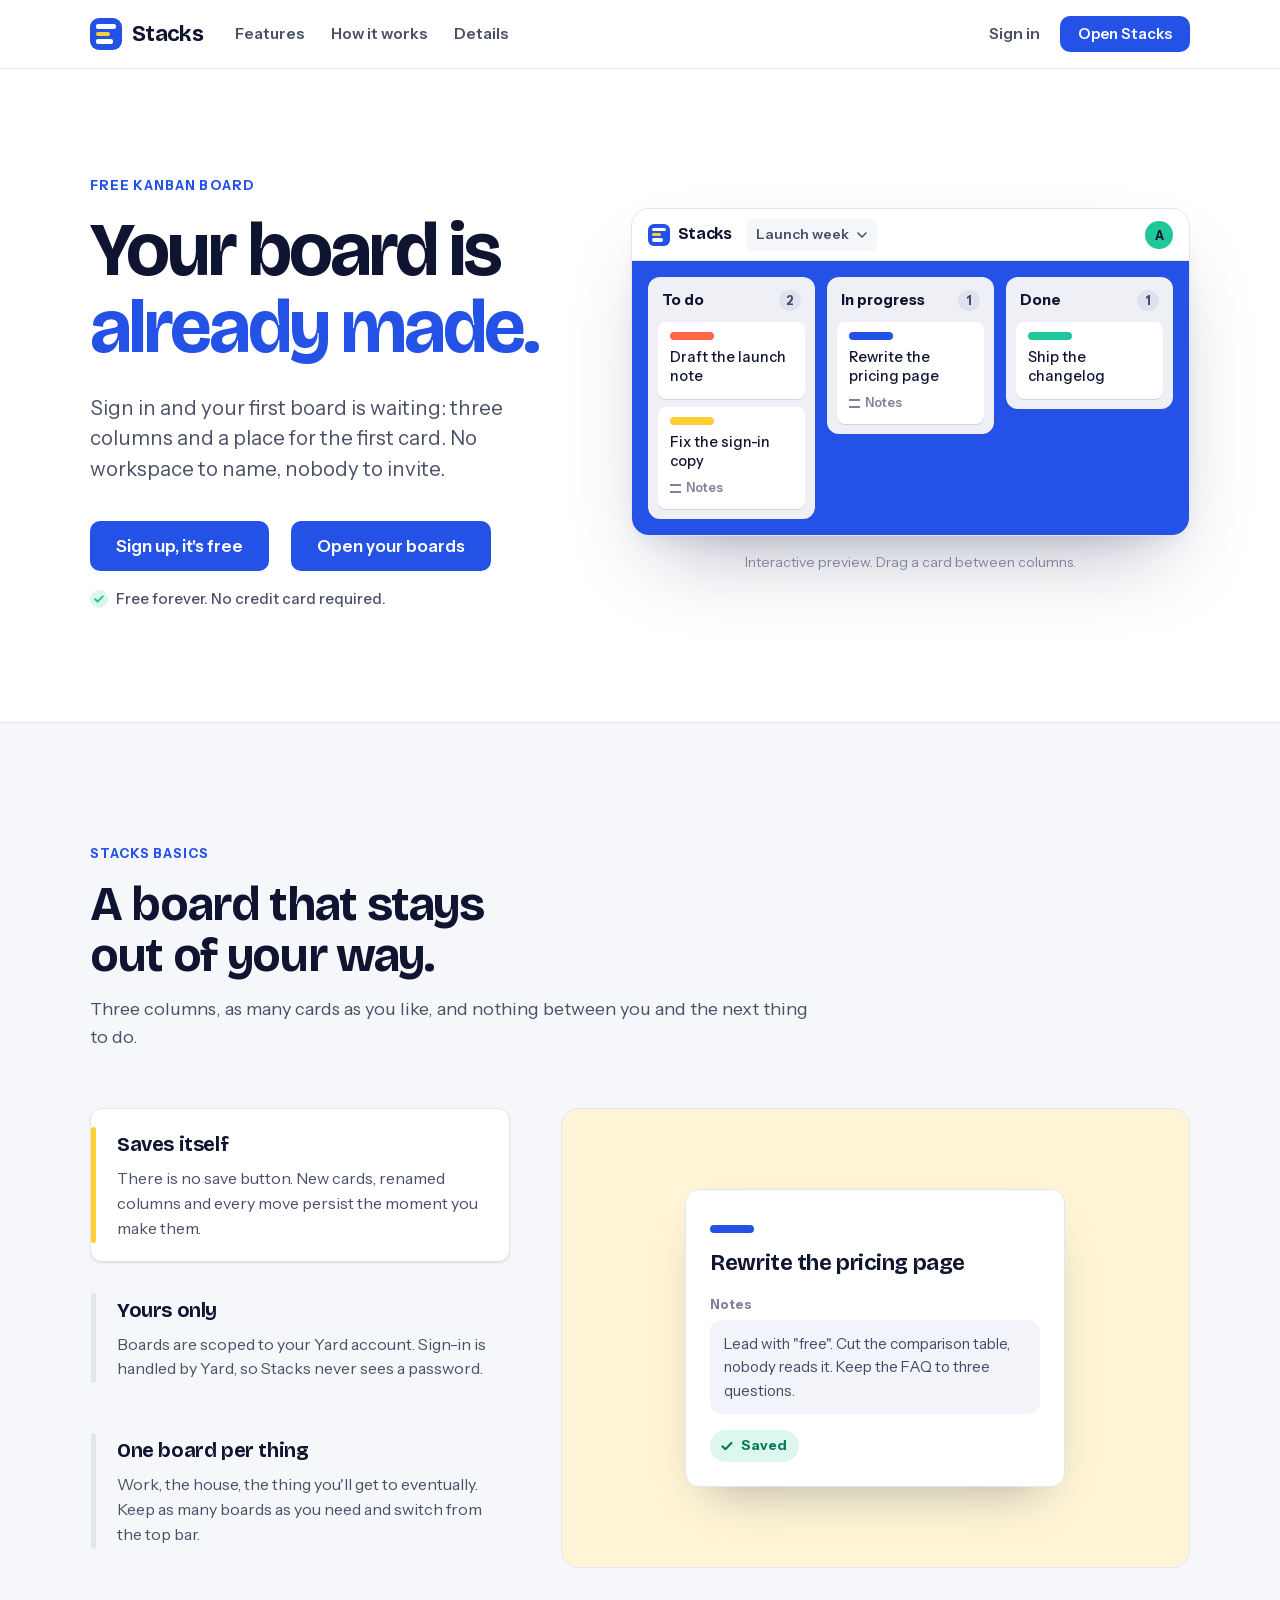
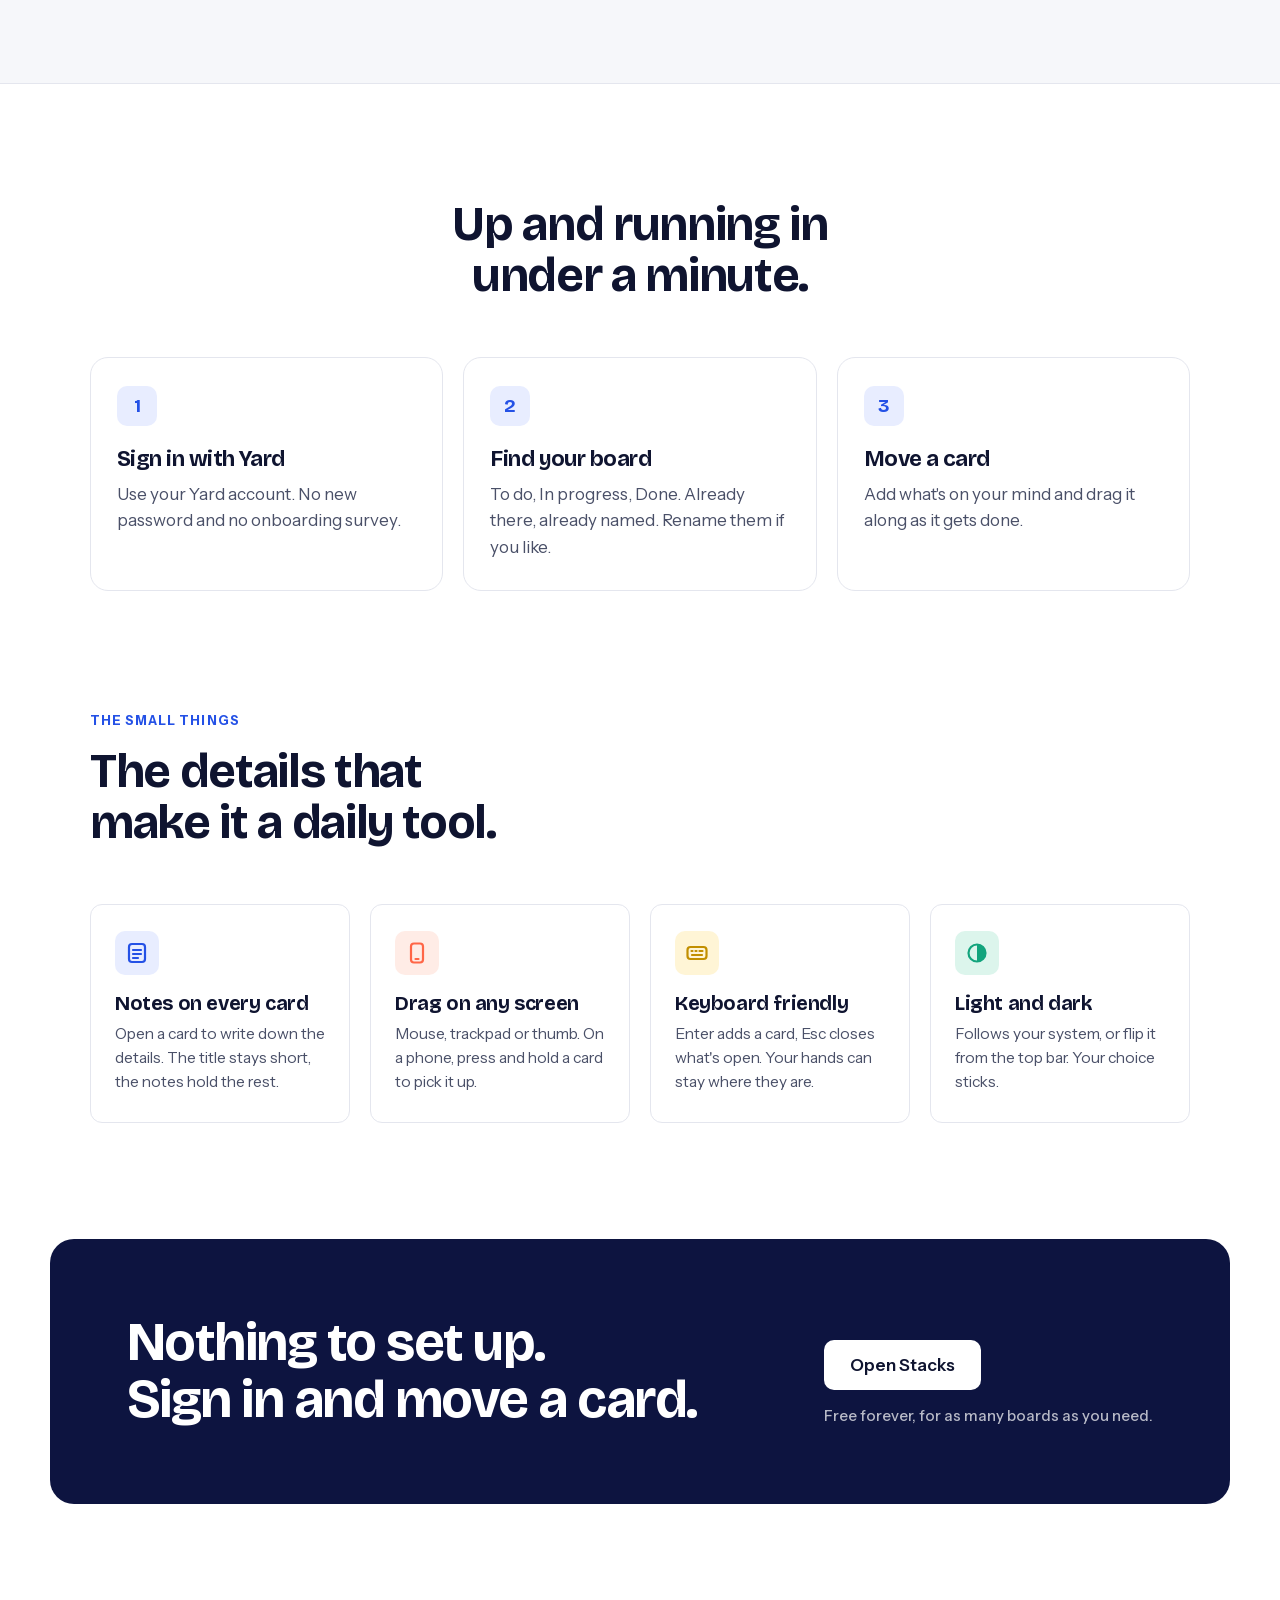
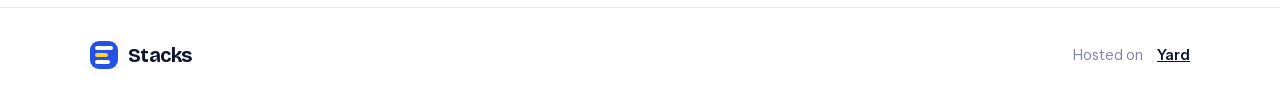
<file: landing-page/index.html>
<!DOCTYPE html>
<html lang="en">
<head>
  <meta charset="utf-8" />
  <meta name="viewport" content="width=device-width, initial-scale=1" />
  <meta name="color-scheme" content="light dark" />
  <title>Stacks: a free kanban board</title>
  <meta name="description" content="A free kanban board. Sign in with Yard and the first board is already made: three columns, waiting for the first card." />
  <!-- The headline face is above the fold; fetch it alongside the stylesheet. -->
  <link rel="preload" href="fonts/bricolage-grotesque.woff2" as="font" type="font/woff2" crossorigin />
  <link rel="stylesheet" href="styles.css" />
  <!--
    Yard injects embed.js into every landing page it serves, hosted and under
    yard dev. It exposes window.yard.project and wires [data-yard] text
    bindings and [data-yard-when] visibility. Bound elements keep static copy
    underneath for fields the dashboard may leave empty.
  -->
</head>
<body>
  <!-- Relative links only: the page serves under /<slug>/ (and under
       /<slug>/@<sandbox>/ in a sandbox), so "app/" is always this project's app. -->
  <header class="nav">
    <div class="wrap nav__inner">
      <a class="brand" href="./" aria-label="Stacks home">
        <span class="brand__mark" aria-hidden="true"><i></i><i></i><i></i></span>
        Stacks
      </a>
      <nav class="nav__links" aria-label="Sections">
        <a href="#features">Features</a>
        <a href="#how">How it works</a>
        <a href="#details">Details</a>
      </nav>
      <div class="nav__actions">
        <a class="nav__signin" data-yard-when="signed_out" href="app/">Sign in</a>
        <a class="btn btn--sm" href="app/">Open Stacks</a>
      </div>
    </div>
  </header>

  <main>
    <!-- ------------------------------------------------------------ hero -->
    <section class="hero">
      <div class="wrap hero__grid">
        <div class="hero__copy">
          <p class="tag reveal">Free kanban board</p>
          <h1 class="reveal reveal--1">Your board is <span class="accent">already made.</span></h1>
          <p class="lede reveal reveal--2">
            Sign in and your first board is waiting: three columns and a place
            for the first card. No workspace to name, nobody to invite.
          </p>
          <div class="hero__cta reveal reveal--3">
            <a class="btn btn--lg" data-yard-when="signed_out" href="app/">Sign up, it's free</a>
            <a class="btn btn--lg" data-yard-when="signed_in" href="app/">Open your boards</a>
            <span class="hero__note">
              <svg width="18" height="18" viewBox="0 0 18 18" aria-hidden="true"><circle cx="9" cy="9" r="9" fill="currentColor" opacity=".16"/><path d="M5.2 9.3l2.4 2.3 5.2-5.2" fill="none" stroke="currentColor" stroke-width="2" stroke-linecap="round" stroke-linejoin="round"/></svg>
              Free forever. No credit card required.
            </span>
          </div>
        </div>

        <!-- The argument for a kanban app is a card you can move, so the board is real. -->
        <div class="hero__demo">
        <div class="stage">
          <div class="stage__chrome" aria-hidden="true">
            <span class="stage__brand"><span class="brand__mark"><i></i><i></i><i></i></span>Stacks</span>
            <span class="stage__picker">Launch week<svg width="10" height="6" viewBox="0 0 10 6"><path d="M1 1l4 4 4-4" fill="none" stroke="currentColor" stroke-width="1.6" stroke-linecap="round" stroke-linejoin="round"/></svg></span>
            <span class="stage__avatar">A</span>
          </div>
          <div class="board" id="board">
            <div class="b-col">
              <div class="b-col__head">
                <span class="b-col__name">To do</span>
                <span class="b-col__n">2</span>
              </div>
              <div class="b-col__cards">
                <div class="b-card"><span class="chip chip--coral"></span>Draft the launch note</div>
                <div class="b-card"><span class="chip chip--yellow"></span>Fix the sign-in copy<span class="b-card__meta">Notes</span></div>
              </div>
            </div>
            <div class="b-col">
              <div class="b-col__head">
                <span class="b-col__name">In progress</span>
                <span class="b-col__n">1</span>
              </div>
              <div class="b-col__cards">
                <div class="b-card"><span class="chip chip--blue"></span>Rewrite the pricing page<span class="b-card__meta">Notes</span></div>
              </div>
            </div>
            <div class="b-col">
              <div class="b-col__head">
                <span class="b-col__name">Done</span>
                <span class="b-col__n">1</span>
              </div>
              <div class="b-col__cards">
                <div class="b-card"><span class="chip chip--mint"></span>Ship the changelog</div>
              </div>
            </div>
          </div>
        </div>
        <p class="stage__hint">Interactive preview. Drag a card between columns.</p>
        </div>
      </div>
    </section>

    <!-- -------------------------------------------------------- features -->
    <section class="features" id="features">
      <div class="wrap">
        <header class="section-head">
          <p class="tag">Stacks basics</p>
          <h2>A board that stays out of your way.</h2>
          <p class="section-head__sub">Three columns, as many cards as you like, and nothing between you and the next thing to do.</p>
        </header>

        <div class="tabs" data-tabs>
          <div class="tabs__list" role="tablist" aria-label="Features">
            <button class="tab tab--yellow" role="tab" id="tab-save" aria-controls="panel-save" aria-selected="true">
              <span class="tab__title">Saves itself</span>
              <span class="tab__body">There is no save button. New cards, renamed columns and every move persist the moment you make them.</span>
            </button>
            <button class="tab tab--coral" role="tab" id="tab-yours" aria-controls="panel-yours" aria-selected="false" tabindex="-1">
              <span class="tab__title">Yours only</span>
              <span class="tab__body">Boards are scoped to your Yard account. Sign-in is handled by Yard, so Stacks never sees a password.</span>
            </button>
            <button class="tab tab--mint" role="tab" id="tab-boards" aria-controls="panel-boards" aria-selected="false" tabindex="-1">
              <span class="tab__title">One board per thing</span>
              <span class="tab__body">Work, the house, the thing you'll get to eventually. Keep as many boards as you need and switch from the top bar.</span>
            </button>
          </div>

          <div class="tabs__panels">
            <div class="panel panel--yellow" role="tabpanel" id="panel-save" aria-labelledby="tab-save">
              <div class="mock mock--sheet">
                <span class="chip chip--blue"></span>
                <p class="mock__title">Rewrite the pricing page</p>
                <p class="mock__label">Notes</p>
                <p class="mock__notes">Lead with "free". Cut the comparison table, nobody reads it. Keep the FAQ to three questions.</p>
                <p class="mock__saved">
                  <svg width="16" height="16" viewBox="0 0 16 16" aria-hidden="true"><path d="M3.5 8.4l2.9 2.8 6-6.2" fill="none" stroke="currentColor" stroke-width="2.2" stroke-linecap="round" stroke-linejoin="round"/></svg>
                  Saved
                </p>
              </div>
            </div>

            <div class="panel panel--coral" role="tabpanel" id="panel-yours" aria-labelledby="tab-yours" hidden>
              <div class="mock mock--signin">
                <span class="mock__lock" aria-hidden="true">
                  <svg width="28" height="28" viewBox="0 0 28 28"><rect x="5" y="12" width="18" height="13" rx="3.5" fill="currentColor"/><path d="M9 12V9a5 5 0 0110 0v3" fill="none" stroke="currentColor" stroke-width="2.6"/></svg>
                </span>
                <p class="mock__title">Sign in to Stacks</p>
                <p class="mock__muted">Your boards are private to your account.</p>
                <span class="mock__button">Continue with Yard</span>
                <p class="mock__fine">Stacks gets a user id. Never your password.</p>
              </div>
            </div>

            <div class="panel panel--mint" role="tabpanel" id="panel-boards" aria-labelledby="tab-boards" hidden>
              <div class="mock mock--menu">
                <p class="mock__label">Your boards</p>
                <ul>
                  <li class="is-current"><span class="swatch swatch--blue"></span>Launch week<span class="mock__count">4</span></li>
                  <li><span class="swatch swatch--coral"></span>The house<span class="mock__count">11</span></li>
                  <li><span class="swatch swatch--yellow"></span>Reading list<span class="mock__count">7</span></li>
                  <li><span class="swatch swatch--mint"></span>Someday<span class="mock__count">23</span></li>
                </ul>
                <span class="mock__new">+ New board</span>
              </div>
            </div>
          </div>
        </div>
      </div>
    </section>

    <!-- ------------------------------------------------------------- how -->
    <section class="how" id="how">
      <div class="wrap">
        <header class="section-head section-head--center">
          <h2>Up and running in under a minute.</h2>
        </header>
        <ol class="steps">
          <li class="step">
            <span class="step__n">1</span>
            <h3>Sign in with Yard</h3>
            <p>Use your Yard account. No new password and no onboarding survey.</p>
          </li>
          <li class="step">
            <span class="step__n">2</span>
            <h3>Find your board</h3>
            <p>To do, In progress, Done. Already there, already named. Rename them if you like.</p>
          </li>
          <li class="step">
            <span class="step__n">3</span>
            <h3>Move a card</h3>
            <p>Add what's on your mind and drag it along as it gets done.</p>
          </li>
        </ol>
      </div>
    </section>

    <!-- --------------------------------------------------------- details -->
    <section class="details" id="details">
      <div class="wrap">
        <header class="section-head">
          <p class="tag">The small things</p>
          <h2>The details that make it a daily tool.</h2>
        </header>
        <div class="grid">
          <article class="tile">
            <span class="tile__icon tile__icon--blue" aria-hidden="true">
              <svg width="24" height="24" viewBox="0 0 24 24"><rect x="4" y="3" width="16" height="18" rx="3" fill="none" stroke="currentColor" stroke-width="2.2"/><path d="M8 9h8M8 13h8M8 17h5" stroke="currentColor" stroke-width="2.2" stroke-linecap="round"/></svg>
            </span>
            <h3>Notes on every card</h3>
            <p>Open a card to write down the details. The title stays short, the notes hold the rest.</p>
          </article>
          <article class="tile">
            <span class="tile__icon tile__icon--coral" aria-hidden="true">
              <svg width="24" height="24" viewBox="0 0 24 24"><rect x="6" y="2.5" width="12" height="19" rx="3" fill="none" stroke="currentColor" stroke-width="2.2"/><path d="M10.5 18h3" stroke="currentColor" stroke-width="2.2" stroke-linecap="round"/></svg>
            </span>
            <h3>Drag on any screen</h3>
            <p>Mouse, trackpad or thumb. On a phone, press and hold a card to pick it up.</p>
          </article>
          <article class="tile">
            <span class="tile__icon tile__icon--yellow" aria-hidden="true">
              <svg width="24" height="24" viewBox="0 0 24 24"><rect x="2.5" y="6" width="19" height="12" rx="3" fill="none" stroke="currentColor" stroke-width="2.2"/><path d="M6.5 10h1M10.5 10h1M14.5 10h3M7 14h10" stroke="currentColor" stroke-width="2.2" stroke-linecap="round"/></svg>
            </span>
            <h3>Keyboard friendly</h3>
            <p>Enter adds a card, Esc closes what's open. Your hands can stay where they are.</p>
          </article>
          <article class="tile">
            <span class="tile__icon tile__icon--mint" aria-hidden="true">
              <svg width="24" height="24" viewBox="0 0 24 24"><circle cx="12" cy="12" r="8.5" fill="none" stroke="currentColor" stroke-width="2.2"/><path d="M12 3.5a8.5 8.5 0 010 17z" fill="currentColor"/></svg>
            </span>
            <h3>Light and dark</h3>
            <p>Follows your system, or flip it from the top bar. Your choice sticks.</p>
          </article>
        </div>
      </div>
    </section>

    <!-- ----------------------------------------------------------- close -->
    <section class="close">
      <div class="wrap close__inner">
        <h2>Nothing to set up.<br />Sign in and move a card.</h2>
        <div class="close__cta">
          <a class="btn btn--lg btn--light" href="app/">Open Stacks</a>
          <span class="close__note">Free forever, for as many boards as you need.</span>
        </div>
      </div>
    </section>
  </main>

  <footer class="foot">
    <div class="wrap foot__inner">
      <a class="brand brand--foot" href="./">
        <span class="brand__mark" aria-hidden="true"><i></i><i></i><i></i></span>
        Stacks
      </a>
      <p class="foot__meta">
        <span id="release" data-yard="latest_release.tag_name"></span>
        Hosted on <a href="https://yard.sh">Yard</a>
      </p>
    </div>
  </footer>

  <script src="demo.js"></script>
  <script src="tabs.js"></script>
</body>
</html>
</file>
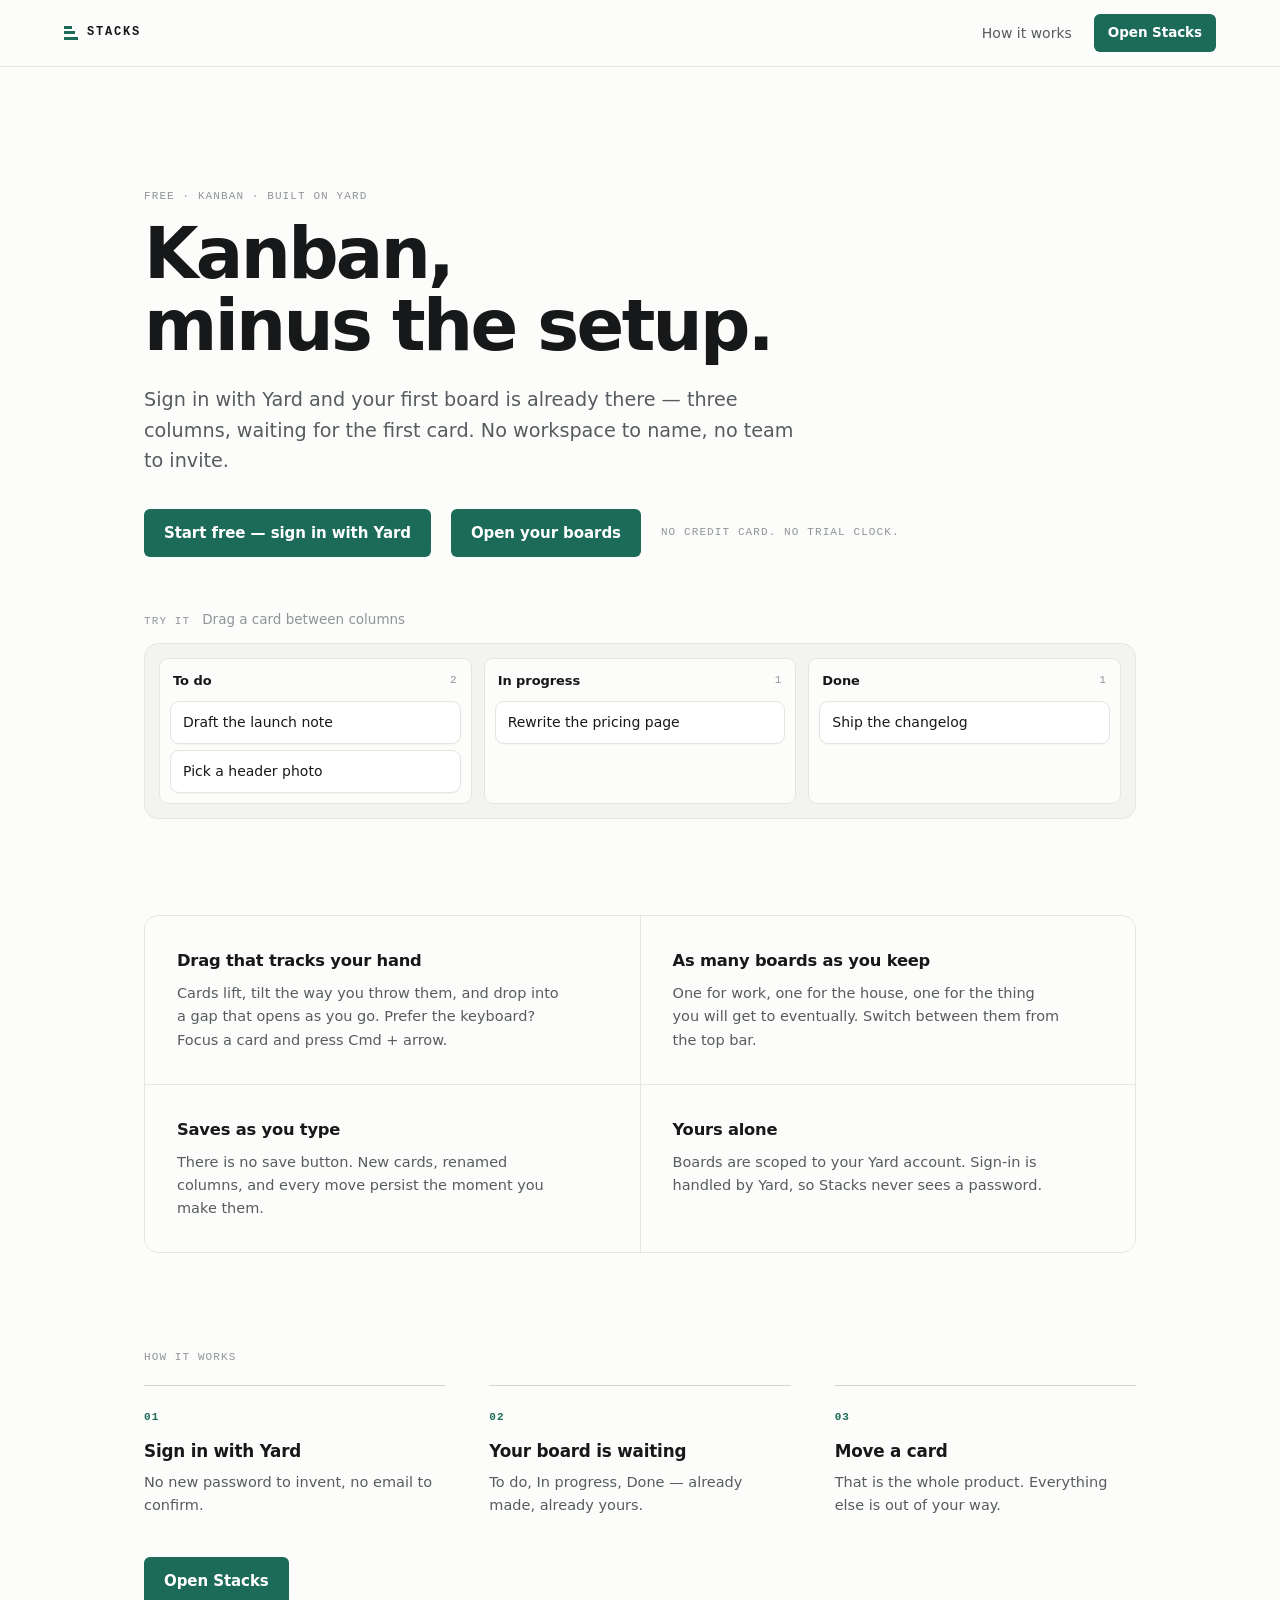
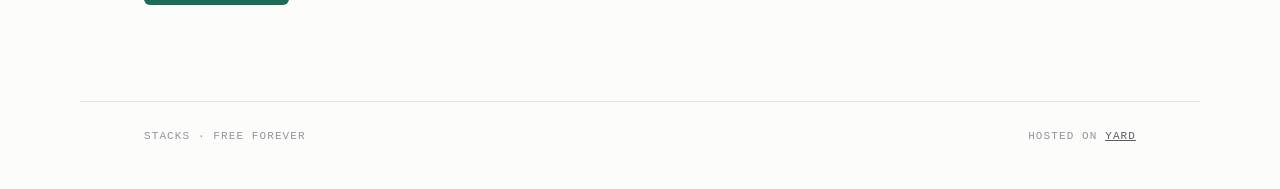
<file: .yard/landing-page/index.html>
<!DOCTYPE html>
<html lang="en">
<head>
  <meta charset="utf-8" />
  <meta name="viewport" content="width=device-width, initial-scale=1" />
  <meta name="color-scheme" content="light dark" />
  <title>Stacks — kanban boards, minus the setup</title>
  <meta name="description" content="A free kanban board. Sign in with Yard and your first board is already there: columns, cards, and a drag that tracks your hand." />
  <link rel="stylesheet" href="styles.css" />
  <!--
    embed.js exposes window.yard.product and wires [data-yard] / [data-action].
    Every bound element below also carries static copy, because tagline and
    description are dashboard-only fields that may still be empty.
  -->
  <script src="https://yard.sh/embed.js"></script>
</head>
<body>
  <header class="bar">
    <span class="wordmark">
      <span class="wordmark__mark" aria-hidden="true"></span>
      Stacks
    </span>
    <nav class="bar__nav">
      <a href="#how">How it works</a>
      <a class="cta cta--sm" data-app-link href="/stacks/app/">Open Stacks</a>
    </nav>
  </header>

  <main>
    <section class="hero">
      <p class="mono eyebrow">Free · Kanban · Built on Yard</p>
      <h1>Kanban,<br />minus the setup.</h1>
      <p class="lede" data-yard="tagline">
        Sign in with Yard and your first board is already there — three columns,
        waiting for the first card. No workspace to name, no team to invite.
      </p>
      <div class="hero__actions">
        <a class="cta" data-app-link data-yard-when="signed_out" href="/stacks/app/">
          Start free — sign in with Yard
        </a>
        <a class="cta" data-app-link data-yard-when="signed_in" href="/stacks/app/">
          Open your boards
        </a>
        <span class="mono note" id="price-note">No credit card. No trial clock.</span>
      </div>
    </section>

    <!-- The hero's real argument: a board you can actually move a card on. -->
    <section class="demo" aria-label="Interactive demo">
      <div class="demo__label">
        <span class="mono eyebrow">Try it</span>
        <span class="demo__hint">Drag a card between columns</span>
      </div>

      <div class="demo__board" id="demo-board">
        <div class="dcol" data-name="To do">
          <div class="dcol__head"><span class="dcol__name">To do</span><span class="mono dcol__count">2</span></div>
          <div class="dcol__cards">
            <div class="dcard">Draft the launch note</div>
            <div class="dcard">Pick a header photo</div>
          </div>
        </div>
        <div class="dcol" data-name="In progress">
          <div class="dcol__head"><span class="dcol__name">In progress</span><span class="mono dcol__count">1</span></div>
          <div class="dcol__cards">
            <div class="dcard">Rewrite the pricing page</div>
          </div>
        </div>
        <div class="dcol" data-name="Done">
          <div class="dcol__head"><span class="dcol__name">Done</span><span class="mono dcol__count">1</span></div>
          <div class="dcol__cards">
            <div class="dcard">Ship the changelog</div>
          </div>
        </div>
      </div>
    </section>

    <section class="features">
      <article>
        <h2>Drag that tracks your hand</h2>
        <p>Cards lift, tilt the way you throw them, and drop into a gap that opens as you go. Prefer the keyboard? Focus a card and press Cmd + arrow.</p>
      </article>
      <article>
        <h2>As many boards as you keep</h2>
        <p>One for work, one for the house, one for the thing you will get to eventually. Switch between them from the top bar.</p>
      </article>
      <article>
        <h2>Saves as you type</h2>
        <p>There is no save button. New cards, renamed columns, and every move persist the moment you make them.</p>
      </article>
      <article>
        <h2>Yours alone</h2>
        <p>Boards are scoped to your Yard account. Sign-in is handled by Yard, so Stacks never sees a password.</p>
      </article>
    </section>

    <section class="how" id="how">
      <p class="mono eyebrow">How it works</p>
      <ol class="steps">
        <li>
          <span class="mono steps__n">01</span>
          <h3>Sign in with Yard</h3>
          <p>No new password to invent, no email to confirm.</p>
        </li>
        <li>
          <span class="mono steps__n">02</span>
          <h3>Your board is waiting</h3>
          <p>To do, In progress, Done — already made, already yours.</p>
        </li>
        <li>
          <span class="mono steps__n">03</span>
          <h3>Move a card</h3>
          <p>That is the whole product. Everything else is out of your way.</p>
        </li>
      </ol>
      <a class="cta" data-app-link href="/stacks/app/">Open Stacks</a>
    </section>
  </main>

  <footer class="foot">
    <span class="mono">Stacks · Free forever</span>
    <span class="mono">Hosted on <a href="https://yard.sh">Yard</a></span>
  </footer>

  <script src="demo.js"></script>
</body>
</html>
</file>
<file: landing-page/styles.css>
/* Stacks landing page.

   Clean and product-led. One strong blue carries the brand; yellow, coral
   and mint are the card labels, used at full strength only on the board and
   as soft tints elsewhere. No gradients, no glass. */

/* Both faces ship in fonts/ (Latin subset, variable weight) so the page has no
   outside dependencies. Each is under the SIL Open Font License 1.1:
   Bricolage Grotesque, Copyright 2022 The Bricolage Grotesque Project Authors
     (https://github.com/ateliertriay/bricolage)
   Instrument Sans, Copyright 2022 The Instrument Sans Project Authors
     (https://github.com/Instrument/instrument-sans) */

@font-face {
  font-family: "Bricolage Grotesque";
  font-style: normal;
  font-weight: 600 800;
  font-display: swap;
  src: url("fonts/bricolage-grotesque.woff2") format("woff2");
}

@font-face {
  font-family: "Instrument Sans";
  font-style: normal;
  font-weight: 400 700;
  font-display: swap;
  src: url("fonts/instrument-sans.woff2") format("woff2");
}

:root {
  color-scheme: light;

  --bg: #ffffff;
  --surface: #ffffff;
  --sunk: #f6f7fa;        /* alternate sections, recessed areas */
  --ink: #0f1430;
  --ink-2: #4a5068;
  --ink-3: #80859a;
  --line: #e4e6ee;

  --blue: #2451e6;
  --blue-press: #1b3fbf;
  --blue-soft: #e8edff;
  --yellow-soft: #fff5d6;
  --coral-soft: #ffece6;
  --mint-soft: #dcf5ec;
  --navy: #0d1440;
  --yellow: #ffcf33;
  --coral: #ff6647;
  --mint: #1fc79a;
  --on-color: #101631;    /* text sitting on yellow, coral, mint */

  --display: "Bricolage Grotesque", ui-sans-serif, system-ui, sans-serif;
  --sans: "Instrument Sans", ui-sans-serif, system-ui, -apple-system, "Segoe UI", Roboto, Arial, sans-serif;

  --wrap: 1180px;
  --gutter: clamp(16px, 4vw, 40px);
  --r-sm: 8px;
  --r: 12px;
  --r-lg: 18px;

  --lift: 0 18px 36px -14px rgba(13, 20, 64, 0.3), 0 3px 8px rgba(13, 20, 64, 0.08);
  --window: 0 40px 80px -32px rgba(13, 20, 64, 0.35), 0 12px 24px -12px rgba(13, 20, 64, 0.12);
  --soft: 0 1px 0 rgba(13, 20, 64, 0.06), 0 1px 3px rgba(13, 20, 64, 0.06);
}

@media (prefers-color-scheme: dark) {
  :root:not([data-theme="light"]) {
    color-scheme: dark;

    --bg: #0a0e24;
    --surface: #121834;
    --sunk: #0e132c;
    --ink: #f2f3f8;
    --ink-2: #b3b8cf;
    --ink-3: #858aa6;
    --line: #232a4d;

    --blue: #3f69ff;
    --blue-press: #5b7fff;
    --blue-soft: #1a2560;
    --yellow-soft: #33290f;
    --coral-soft: #3a1c15;
    --mint-soft: #0f3127;
    --navy: #060a22;

    --lift: 0 20px 40px -14px rgba(0, 0, 0, 0.7), 0 3px 8px rgba(0, 0, 0, 0.4);
    --soft: 0 1px 2px rgba(0, 0, 0, 0.35);
    --window: 0 40px 80px -30px rgba(0, 0, 0, 0.8);
  }
}

*,
*::before,
*::after {
  box-sizing: border-box;
}

[hidden] {
  display: none !important;
}

html {
  scroll-behavior: smooth;
  scroll-padding-top: 88px;
}

body {
  margin: 0;
  background: var(--bg);
  color: var(--ink);
  font-family: var(--sans);
  font-size: 17px;
  line-height: 1.55;
  -webkit-font-smoothing: antialiased;
  overflow-x: hidden;
}

h1,
h2,
h3 {
  margin: 0;
  font-family: var(--display);
  font-weight: 700;
  letter-spacing: -0.028em;
  line-height: 1.06;
  text-wrap: balance;
}

p {
  margin: 0;
}

a {
  color: inherit;
}

:focus-visible {
  outline: 3px solid var(--blue);
  outline-offset: 3px;
  border-radius: 6px;
}

.wrap {
  width: 100%;
  max-width: var(--wrap);
  margin: 0 auto;
  padding: 0 var(--gutter);
}

.tag {
  display: inline-block;
  margin-bottom: 16px;
  font-size: 13px;
  font-weight: 700;
  letter-spacing: 0.08em;
  text-transform: uppercase;
  color: var(--blue);
}

/* ------------------------------------------------------------------ buttons */

.btn {
  display: inline-flex;
  align-items: center;
  justify-content: center;
  gap: 8px;
  padding: 12px 22px;
  border-radius: 10px;
  background: var(--blue);
  color: #fff;
  font-weight: 600;
  font-size: 16px;
  line-height: 1.2;
  text-decoration: none;
  white-space: nowrap;
  transition: background-color 0.15s, transform 0.15s;
}

.btn:hover {
  background: var(--blue-press);
}

.btn:active {
  transform: translateY(1px);
}

.btn--sm {
  padding: 9px 18px;
  font-size: 15px;
}

.btn--lg {
  padding: 15px 26px;
  font-size: 17px;
}

.btn--light {
  background: #fff;
  color: #0f1430;
}

.btn--light:hover {
  background: #e8edff;
}

/* --------------------------------------------------------------------- nav */

.nav {
  position: sticky;
  top: 0;
  z-index: 20;
  background: color-mix(in srgb, var(--bg) 92%, transparent);
  backdrop-filter: saturate(1.4) blur(10px);
  -webkit-backdrop-filter: saturate(1.4) blur(10px);
  border-bottom: 1px solid var(--line);
}

.nav__inner {
  display: flex;
  align-items: center;
  gap: 32px;
  height: 68px;
}

.brand {
  display: inline-flex;
  align-items: center;
  gap: 10px;
  font-family: var(--display);
  font-weight: 700;
  font-size: 22px;
  letter-spacing: -0.03em;
  text-decoration: none;
}

/* Three stacked bars in the label colours: a column, seen from the side. */
.brand__mark {
  display: inline-grid;
  gap: 3px;
  padding: 6px;
  width: 32px;
  height: 32px;
  border-radius: 9px;
  background: var(--blue);
}

.brand__mark i {
  display: block;
  border-radius: 2px;
  background: #fff;
}

.brand__mark i:nth-child(1) { width: 100%; }
.brand__mark i:nth-child(2) { width: 70%; background: var(--yellow); }
.brand__mark i:nth-child(3) { width: 85%; }

.nav__links {
  display: flex;
  gap: 26px;
}

.nav__links a,
.nav__signin {
  font-weight: 600;
  font-size: 15.5px;
  text-decoration: none;
  color: var(--ink-2);
  transition: color 0.15s;
}

.nav__links a:hover,
.nav__signin:hover {
  color: var(--blue);
}

.nav__actions {
  display: flex;
  align-items: center;
  gap: 20px;
  margin-left: auto;
}

/* -------------------------------------------------------------------- hero */

.hero {
  padding: clamp(48px, 8vw, 104px) 0 clamp(64px, 9vw, 112px);
}

.hero__grid {
  display: grid;
  grid-template-columns: minmax(0, 0.92fr) minmax(0, 1.08fr);
  gap: clamp(36px, 5vw, 72px);
  align-items: center;
}

.hero h1 {
  font-size: clamp(44px, 6vw, 76px);
  line-height: 1.02;
  letter-spacing: -0.04em;
}

.hero h1 .accent {
  color: var(--blue);
}

.lede {
  max-width: 30em;
  margin-top: 26px;
  font-size: clamp(18px, 1.6vw, 20.5px);
  line-height: 1.5;
  color: var(--ink-2);
}

.hero__cta {
  display: flex;
  flex-wrap: wrap;
  align-items: center;
  gap: 16px 22px;
  margin-top: 36px;
}

.hero__note {
  display: inline-flex;
  align-items: center;
  gap: 8px;
  font-size: 15px;
  font-weight: 500;
  color: var(--ink-2);
}

.hero__note svg {
  color: var(--mint);
  flex: none;
}

/* ------------------------------------------------------------ board stage */

.stage {
  border: 1px solid var(--line);
  border-radius: var(--r-lg);
  background: var(--surface);
  box-shadow: var(--window);
}

/* The app's own top bar, so the demo reads as the product, not a drawing. */
.stage__chrome {
  display: flex;
  align-items: center;
  gap: 14px;
  height: 52px;
  padding: 0 16px;
  border-bottom: 1px solid var(--line);
}

.stage__brand {
  display: inline-flex;
  align-items: center;
  gap: 8px;
  font-family: var(--display);
  font-weight: 700;
  font-size: 16px;
  letter-spacing: -0.02em;
}

.stage__brand .brand__mark {
  width: 22px;
  height: 22px;
  padding: 4px;
  gap: 2px;
  border-radius: 6px;
}

.stage__picker {
  display: inline-flex;
  align-items: center;
  gap: 8px;
  padding: 5px 10px;
  border-radius: 7px;
  background: var(--sunk);
  font-size: 14px;
  font-weight: 600;
  color: var(--ink-2);
}

.stage__avatar {
  display: inline-grid;
  place-items: center;
  width: 28px;
  height: 28px;
  margin-left: auto;
  border-radius: 50%;
  background: var(--mint);
  color: #0f1430;
  font-size: 13px;
  font-weight: 700;
}

.stage__hint {
  margin-top: 16px;
  font-size: 14px;
  color: var(--ink-3);
  text-align: center;
}

.board {
  display: grid;
  grid-template-columns: repeat(3, minmax(0, 1fr));
  gap: 12px;
  align-items: start;
  padding: 16px;
  border-radius: 0 0 calc(var(--r-lg) - 1px) calc(var(--r-lg) - 1px);
  background: var(--blue);
}

.b-col {
  padding: 12px 10px 10px;
  border-radius: 12px;
  background: #eef0f6;
  transition: background-color 0.15s, box-shadow 0.15s;
}

.b-col.is-target {
  background: #e8edff;
  box-shadow: inset 0 0 0 2px #9fb4ff;
}

.b-col__head {
  display: flex;
  align-items: center;
  justify-content: space-between;
  gap: 8px;
  padding: 0 4px 10px;
}

.b-col__name {
  font-weight: 700;
  font-size: 14.5px;
  color: #101631;
}

.b-col__n {
  min-width: 22px;
  padding: 1px 7px;
  border-radius: 999px;
  background: #dfe2ee;
  font-size: 12.5px;
  font-weight: 700;
  text-align: center;
  color: #454b66;
}

.b-col__cards {
  min-height: 48px;
}

.b-card {
  margin-bottom: 8px;
  padding: 10px 12px 12px;
  border-radius: var(--r-sm);
  background: #fff;
  color: #101631;
  font-size: 14.5px;
  font-weight: 500;
  line-height: 1.35;
  box-shadow: 0 1px 0 rgba(16, 22, 49, 0.12);
  cursor: grab;
  touch-action: pan-y;
  user-select: none;
  -webkit-user-select: none;
}

.b-card:hover {
  box-shadow: 0 1px 0 rgba(16, 22, 49, 0.12), inset 0 0 0 2px var(--blue);
}

.b-card:last-child {
  margin-bottom: 0;
}

.b-card .chip {
  display: block;
  margin-bottom: 8px;
}

.b-card__meta {
  display: flex;
  align-items: center;
  gap: 5px;
  margin-top: 8px;
  font-size: 12.5px;
  font-weight: 600;
  color: #7d8298;
}

.b-card__meta::before {
  content: "";
  width: 11px;
  height: 9px;
  border-top: 2px solid currentColor;
  border-bottom: 2px solid currentColor;
}

.b-card.is-dragging {
  position: fixed;
  z-index: 40;
  margin: 0;
  cursor: grabbing;
  pointer-events: none;
  box-shadow: var(--lift);
  will-change: transform;
}

.b-slot {
  margin-bottom: 8px;
  border-radius: var(--r-sm);
  background: #dfe2ee;
}

body.is-dragging {
  cursor: grabbing;
}

body.is-dragging .b-card:not(.is-dragging) {
  transition: transform 0.19s cubic-bezier(0.2, 0, 0, 1);
}

/* Card labels: the four colours the whole page is built from. */
.chip {
  display: inline-block;
  width: 44px;
  height: 8px;
  border-radius: 999px;
}

.chip--blue { background: var(--blue); }
.chip--yellow { background: var(--yellow); }
.chip--coral { background: var(--coral); }
.chip--mint { background: var(--mint); }

/* ---------------------------------------------------------- section heads */

.section-head {
  max-width: 720px;
  margin-bottom: clamp(36px, 5vw, 56px);
}

.section-head h2 {
  font-size: clamp(32px, 4vw, 48px);
}

.section-head__sub {
  margin-top: 16px;
  font-size: 18px;
  color: var(--ink-2);
}

.section-head--center {
  margin-left: auto;
  margin-right: auto;
  text-align: center;
}

/* ---------------------------------------------------------------- features */

.features {
  padding: clamp(64px, 9vw, 120px) 0;
  background: var(--sunk);
  border-top: 1px solid var(--line);
  border-bottom: 1px solid var(--line);
}

.tabs {
  display: grid;
  grid-template-columns: minmax(0, 0.8fr) minmax(0, 1.2fr);
  gap: clamp(24px, 4vw, 56px);
  align-items: stretch;
}

.tabs__list {
  display: flex;
  flex-direction: column;
  gap: 12px;
}

.tab {
  position: relative;
  display: block;
  width: 100%;
  padding: 20px 22px 20px 26px;
  border: 1px solid transparent;
  border-radius: var(--r);
  background: transparent;
  color: inherit;
  font: inherit;
  text-align: left;
  cursor: pointer;
  transition: background-color 0.15s, box-shadow 0.15s;
}

.tab::before {
  content: "";
  position: absolute;
  left: 0;
  top: 18px;
  bottom: 18px;
  width: 5px;
  border-radius: 999px;
  background: var(--line);
  transition: background-color 0.15s;
}

.tab:hover {
  background: color-mix(in srgb, var(--surface) 60%, transparent);
}

.tab[aria-selected="true"] {
  background: var(--surface);
  border-color: var(--line);
  box-shadow: var(--soft);
}

.tab--yellow[aria-selected="true"]::before { background: var(--yellow); }
.tab--coral[aria-selected="true"]::before { background: var(--coral); }
.tab--mint[aria-selected="true"]::before { background: var(--mint); }

.tab__title {
  display: block;
  font-family: var(--display);
  font-weight: 700;
  font-size: 20px;
  letter-spacing: -0.02em;
}

.tab__body {
  display: block;
  margin-top: 6px;
  font-size: 16px;
  color: var(--ink-2);
}

.tabs__panels {
  display: grid;
}

.panel {
  display: grid;
  place-items: center;
  min-height: 420px;
  padding: clamp(28px, 5vw, 56px);
  border: 1px solid var(--line);
  border-radius: var(--r-lg);
  animation: panel-in 0.35s cubic-bezier(0.2, 0.7, 0.2, 1);
}

.panel--yellow { background: var(--yellow-soft); }
.panel--coral { background: var(--coral-soft); }
.panel--mint { background: var(--mint-soft); }

@keyframes panel-in {
  from {
    opacity: 0.4;
  }
}

/* The mock UI inside each panel is always light: it is a picture of the app. */
.mock {
  width: 100%;
  max-width: 380px;
  padding: 24px;
  border: 1px solid #e4e6ee;
  border-radius: 14px;
  background: #fff;
  color: #101631;
  box-shadow: 0 24px 48px -24px rgba(16, 22, 49, 0.35);
  animation: mock-in 0.45s cubic-bezier(0.2, 0.7, 0.2, 1);
}

@keyframes mock-in {
  from {
    transform: translateY(10px);
    opacity: 0;
  }
}

.mock__title {
  margin-top: 10px;
  font-family: var(--display);
  font-weight: 700;
  font-size: 22px;
  letter-spacing: -0.02em;
  line-height: 1.15;
}

.mock__label {
  margin-top: 18px;
  font-size: 13px;
  font-weight: 700;
  color: #7d8298;
}

.mock__notes {
  margin-top: 6px;
  padding: 12px 14px;
  border-radius: 12px;
  background: #f3f4f9;
  font-size: 15px;
  color: #454b66;
}

.mock__saved {
  display: inline-flex;
  align-items: center;
  gap: 6px;
  margin-top: 16px;
  padding: 5px 12px 5px 9px;
  border-radius: 999px;
  background: #dcf7ee;
  color: #0b7a5c;
  font-size: 14px;
  font-weight: 700;
}

.mock--signin {
  text-align: center;
}

.mock__lock {
  display: inline-grid;
  place-items: center;
  width: 60px;
  height: 60px;
  border-radius: 18px;
  background: #ffe6e0;
  color: var(--coral);
}

.mock__muted {
  margin-top: 6px;
  font-size: 15px;
  color: #454b66;
}

.mock__button {
  display: block;
  margin-top: 20px;
  padding: 13px;
  border-radius: 10px;
  background: #101631;
  color: #fff;
  font-weight: 600;
}

.mock__fine {
  margin-top: 12px;
  font-size: 13px;
  color: #7d8298;
}

.mock--menu {
  padding: 16px;
}

.mock--menu .mock__label {
  margin: 4px 8px 8px;
}

.mock--menu ul {
  margin: 0;
  padding: 0;
  list-style: none;
}

.mock--menu li {
  display: flex;
  align-items: center;
  gap: 12px;
  padding: 11px 10px;
  border-radius: 12px;
  font-weight: 600;
}

.mock--menu li.is-current {
  background: #e4eaff;
  color: #1740d6;
}

.swatch {
  width: 26px;
  height: 20px;
  border-radius: 6px;
  flex: none;
}

.swatch--blue { background: var(--blue); }
.swatch--yellow { background: var(--yellow); }
.swatch--coral { background: var(--coral); }
.swatch--mint { background: var(--mint); }

.mock__count {
  margin-left: auto;
  font-size: 13px;
  font-weight: 700;
  color: #7d8298;
}

.mock__new {
  display: block;
  margin-top: 8px;
  padding: 11px 10px;
  border-top: 1px solid #eceef5;
  font-weight: 700;
  color: #2152ff;
}

/* --------------------------------------------------------------------- how */

.how {
  padding: clamp(64px, 9vw, 120px) 0;
}

.steps {
  display: grid;
  grid-template-columns: repeat(3, minmax(0, 1fr));
  gap: 20px;
  margin: 0;
  padding: 0;
  list-style: none;
  counter-reset: none;
}

.step {
  padding: 28px 26px 30px;
  border-radius: var(--r-lg);
  background: var(--surface);
  border: 1px solid var(--line);
}

.step__n {
  display: inline-grid;
  place-items: center;
  width: 40px;
  height: 40px;
  margin-bottom: 22px;
  border-radius: 10px;
  background: var(--blue-soft);
  font-family: var(--display);
  font-weight: 700;
  font-size: 19px;
  color: var(--blue);
}

.step h3 {
  font-size: 22px;
  letter-spacing: -0.025em;
}

.step p {
  margin-top: 10px;
  color: var(--ink-2);
}

/* ----------------------------------------------------------------- details */

.details {
  padding: 0 0 clamp(64px, 9vw, 120px);
}

.grid {
  display: grid;
  grid-template-columns: repeat(4, minmax(0, 1fr));
  gap: 20px;
}

.tile {
  padding: 26px 24px 28px;
  border: 1px solid var(--line);
  border-radius: var(--r);
  background: var(--surface);
}

.tile__icon {
  display: inline-grid;
  place-items: center;
  width: 44px;
  height: 44px;
  margin-bottom: 18px;
  border-radius: 10px;
}

.tile__icon--blue { background: var(--blue-soft); color: var(--blue); }
.tile__icon--coral { background: var(--coral-soft); color: var(--coral); }
.tile__icon--yellow { background: var(--yellow-soft); color: #c28f00; }
.tile__icon--mint { background: var(--mint-soft); color: #13a47d; }

.tile h3 {
  font-size: 20px;
  letter-spacing: -0.02em;
}

.tile p {
  margin-top: 8px;
  font-size: 15.5px;
  color: var(--ink-2);
}

/* ------------------------------------------------------------------- close */

.close {
  padding: 0 var(--gutter) clamp(64px, 8vw, 104px);
}

.close__inner {
  display: flex;
  flex-wrap: wrap;
  align-items: flex-end;
  justify-content: space-between;
  gap: 32px 48px;
  padding: clamp(40px, 6vw, 80px) clamp(28px, 6vw, 80px);
  border-radius: 24px;
  background: var(--navy);
  color: #fff;
}

.close h2 {
  font-size: clamp(32px, 4.4vw, 54px);
  line-height: 1.04;
}

.close__cta {
  display: flex;
  flex-direction: column;
  align-items: flex-start;
  gap: 14px;
}

.close__note {
  font-size: 15px;
  font-weight: 500;
  opacity: 0.7;
}

/* -------------------------------------------------------------------- foot */

.foot {
  padding: 32px 0;
  border-top: 1px solid var(--line);
}

.foot__inner {
  display: flex;
  flex-wrap: wrap;
  align-items: center;
  justify-content: space-between;
  gap: 16px;
}

.brand--foot {
  font-size: 20px;
}

.brand--foot .brand__mark {
  width: 28px;
  height: 28px;
  padding: 5px;
}

.foot__meta {
  display: flex;
  gap: 14px;
  font-size: 14.5px;
  color: var(--ink-3);
}

.foot__meta a {
  color: var(--ink);
  font-weight: 600;
}

/* ------------------------------------------------------------------ reveal */

/* One sequence, on load. Base styles are the finished state, so no-JS and
   reduced-motion both land on a readable page. */
.reveal {
  animation: rise 0.7s cubic-bezier(0.2, 0.7, 0.2, 1) both;
}

.reveal--1 { animation-delay: 0.06s; }
.reveal--2 { animation-delay: 0.14s; }
.reveal--3 { animation-delay: 0.22s; }

@keyframes rise {
  from {
    opacity: 0;
    transform: translateY(14px);
  }
}

@media (prefers-reduced-motion: reduce) {
  html {
    scroll-behavior: auto;
  }

  .reveal,
  .panel,
  .mock {
    animation: none;
  }

  *,
  *::before,
  *::after {
    animation-duration: 0.01ms !important;
    transition-duration: 0.01ms !important;
  }
}

/* -------------------------------------------------------------- responsive */

@media (max-width: 1020px) {
  .hero__grid,
  .tabs {
    grid-template-columns: minmax(0, 1fr);
  }

  .hero__copy {
    max-width: 680px;
  }

  .grid {
    grid-template-columns: repeat(2, minmax(0, 1fr));
  }

  .panel {
    min-height: 360px;
  }
}

@media (max-width: 760px) {
  .nav__links {
    display: none;
  }

  .steps {
    grid-template-columns: minmax(0, 1fr);
  }

  .close__inner {
    border-radius: 20px;
  }
}

@media (max-width: 560px) {
  body {
    font-size: 16px;
  }

  .nav__inner {
    height: 60px;
  }

  .nav__signin {
    display: none;
  }

  .hero__cta .btn {
    width: 100%;
  }

  .stage__picker {
    display: none;
  }

  .board {
    padding: 12px;
  }

  /* Three columns stay side by side, the board scrolls sideways like the app. */
  .board {
    grid-template-columns: repeat(3, 72%);
    overflow-x: auto;
    scroll-snap-type: x mandatory;
    padding-bottom: 4px;
    scrollbar-width: none;
  }

  .board::-webkit-scrollbar {
    display: none;
  }

  .b-col {
    scroll-snap-align: start;
  }

  /* Let a swipe scroll the board; a press-and-hold still picks a card up. */
  .b-card {
    touch-action: pan-x pan-y;
  }

  .grid {
    grid-template-columns: minmax(0, 1fr);
  }

  .panel {
    min-height: 0;
    padding: 28px 18px;
  }

  .close {
    padding-left: 0;
    padding-right: 0;
  }

  .close__inner {
    margin: 0 var(--gutter);
    width: auto;
  }

  .close__cta,
  .close__cta .btn {
    width: 100%;
  }
}
</file>
<file: .yard/landing-page/styles.css>
/* Stacks — landing page.
   Same tokens as the app so the page and the product read as one thing:
   humanist sans for anything a person wrote, letterspaced mono for anything
   the system knows. */

:root {
  color-scheme: light dark;

  --paper: #fcfcfb;
  --rail: #f3f3f1;
  --surface: #ffffff;
  --ink: #16181a;
  --muted: #575c60;
  --faint: #8f9599;
  --line: #e5e5e1;
  --line-strong: #d6d6d1;
  --accent: #1c6b58;
  --accent-ink: #ffffff;
  --accent-soft: #e9f1ee;

  --shadow-card: 0 1px 1px rgba(20, 24, 26, 0.03);
  --shadow-lift: 0 18px 40px -12px rgba(20, 24, 26, 0.28), 0 2px 8px rgba(20, 24, 26, 0.08);

  --sans: ui-sans-serif, system-ui, -apple-system, "Segoe UI", Inter, Roboto, "Helvetica Neue", Arial, sans-serif;
  --mono: ui-monospace, SFMono-Regular, "SF Mono", Menlo, Consolas, "Liberation Mono", monospace;

  --r-sm: 6px;
  --r-md: 9px;
  --r-lg: 14px;
  --pad: clamp(20px, 5vw, 64px);
  --wide: 1120px;
}

@media (prefers-color-scheme: dark) {
  :root {
    --paper: #0e1011;
    --rail: #151719;
    --surface: #1a1d1f;
    --ink: #eceeef;
    --muted: #a6acb0;
    --faint: #767c80;
    --line: #262a2d;
    --line-strong: #343a3e;
    --accent: #55c3a0;
    --accent-ink: #06221b;
    --accent-soft: #14261f;

    --shadow-card: none;
    --shadow-lift: 0 20px 44px -12px rgba(0, 0, 0, 0.7), 0 2px 8px rgba(0, 0, 0, 0.5);
  }
}

*,
*::before,
*::after {
  box-sizing: border-box;
}

[hidden] {
  display: none !important;
}

body {
  margin: 0;
  background: var(--paper);
  color: var(--ink);
  font-family: var(--sans);
  font-size: 16px;
  line-height: 1.6;
  -webkit-font-smoothing: antialiased;
}

a {
  color: inherit;
}

:focus-visible {
  outline: 2px solid var(--accent);
  outline-offset: 3px;
  border-radius: 3px;
}

.mono {
  font-family: var(--mono);
  font-size: 11px;
  letter-spacing: 0.1em;
  text-transform: uppercase;
}

.eyebrow {
  color: var(--faint);
}

/* --------------------------------------------------------------------- bar */

.bar {
  position: sticky;
  top: 0;
  z-index: 20;
  display: flex;
  align-items: center;
  justify-content: space-between;
  gap: 20px;
  padding: 14px var(--pad);
  background: color-mix(in srgb, var(--paper) 88%, transparent);
  backdrop-filter: blur(10px);
  border-bottom: 1px solid var(--line);
}

.wordmark {
  display: inline-flex;
  align-items: center;
  gap: 9px;
  font-family: var(--mono);
  font-size: 12px;
  font-weight: 600;
  letter-spacing: 0.15em;
  text-transform: uppercase;
}

/* The mark is the name: three stacked bars, shortest on top. */
.wordmark__mark {
  width: 14px;
  height: 14px;
  background-image: linear-gradient(var(--accent), var(--accent)),
    linear-gradient(var(--accent), var(--accent)),
    linear-gradient(var(--accent), var(--accent));
  background-repeat: no-repeat;
  background-size: 8px 3px, 11px 3px, 14px 3px;
  background-position: 0 0, 0 5.5px, 0 11px;
}

.bar__nav {
  display: flex;
  align-items: center;
  gap: 22px;
  font-size: 14px;
}

.bar__nav a {
  text-decoration: none;
  color: var(--muted);
}

.bar__nav a:hover {
  color: var(--ink);
}

@media (max-width: 560px) {
  .bar__nav a:not(.cta) {
    display: none;
  }
}

/* --------------------------------------------------------------------- cta */

.cta {
  display: inline-flex;
  align-items: center;
  padding: 12px 20px;
  background: var(--accent);
  color: var(--accent-ink);
  border-radius: var(--r-sm);
  font-size: 15px;
  font-weight: 550;
  letter-spacing: -0.005em;
  text-decoration: none;
  white-space: nowrap;
}

.cta:hover {
  filter: brightness(1.08);
}

.bar__nav .cta {
  color: var(--accent-ink);
  padding: 8px 14px;
  font-size: 13.5px;
}

/* -------------------------------------------------------------------- hero */

main {
  max-width: var(--wide);
  margin: 0 auto;
  padding: 0 var(--pad);
}

.hero {
  padding: clamp(56px, 11vw, 110px) 0 clamp(32px, 5vw, 52px);
}

.hero h1 {
  margin: 14px 0 0;
  font-size: clamp(2.6rem, 7.4vw, 4.4rem);
  line-height: 1.02;
  font-weight: 600;
  letter-spacing: -0.038em;
}

.lede {
  max-width: 34em;
  margin: 22px 0 0;
  font-size: clamp(1rem, 1.7vw, 1.2rem);
  color: var(--muted);
}

.hero__actions {
  display: flex;
  align-items: center;
  flex-wrap: wrap;
  gap: 14px 20px;
  margin-top: 32px;
}

.note {
  color: var(--faint);
}

/* -------------------------------------------------------------------- demo */

.demo {
  padding-bottom: clamp(56px, 9vw, 96px);
}

.demo__label {
  display: flex;
  align-items: baseline;
  gap: 12px;
  margin-bottom: 12px;
}

.demo__hint {
  font-size: 13.5px;
  color: var(--faint);
}

.demo__board {
  display: grid;
  grid-template-columns: repeat(3, minmax(0, 1fr));
  gap: 12px;
  padding: 14px;
  background: var(--rail);
  border: 1px solid var(--line);
  border-radius: var(--r-lg);
}

@media (max-width: 640px) {
  .demo__board {
    grid-template-columns: 1fr;
  }
}

.dcol {
  min-width: 0;
  padding: 10px;
  background: var(--paper);
  border: 1px solid var(--line);
  border-radius: var(--r-md);
  transition: border-color 0.16s ease, background-color 0.16s ease;
}

.dcol.is-target {
  border-color: var(--accent);
  background: var(--accent-soft);
}

.dcol__head {
  display: flex;
  align-items: center;
  justify-content: space-between;
  gap: 8px;
  padding: 2px 3px 10px;
}

.dcol__name {
  font-size: 13px;
  font-weight: 600;
  letter-spacing: -0.005em;
}

.dcol__count {
  color: var(--faint);
  font-variant-numeric: tabular-nums;
}

.dcol__cards {
  min-height: 62px;
}

.dcard {
  margin-bottom: 6px;
  padding: 11px 12px;
  background: var(--surface);
  border: 1px solid var(--line);
  border-radius: var(--r-md);
  box-shadow: var(--shadow-card);
  font-size: 14px;
  line-height: 1.35;
  cursor: grab;
  touch-action: pan-y;
  user-select: none;
  -webkit-user-select: none;
}

.dcard:last-child {
  margin-bottom: 0;
}

.dcard:hover {
  border-color: var(--line-strong);
}

.dcard.is-dragging {
  position: fixed;
  z-index: 40;
  margin: 0;
  cursor: grabbing;
  pointer-events: none;
  border-color: var(--line-strong);
  box-shadow: var(--shadow-lift);
  will-change: transform;
}

.dplaceholder {
  margin-bottom: 6px;
  border: 1px dashed var(--accent);
  border-radius: var(--r-md);
}

body.is-dragging {
  cursor: grabbing;
}

body.is-dragging .dcard:not(.is-dragging) {
  transition: transform 0.19s cubic-bezier(0.2, 0, 0, 1);
}

/* ---------------------------------------------------------------- features */

/* Four items, so 2x2 — auto-fit would leave a dead cell at three across. */
.features {
  display: grid;
  grid-template-columns: 1fr;
  gap: 1px;
  margin-bottom: clamp(56px, 9vw, 96px);
  background: var(--line);
  border: 1px solid var(--line);
  border-radius: var(--r-lg);
  overflow: hidden;
}

.features article {
  padding: clamp(22px, 3vw, 32px);
  background: var(--paper);
}

.features h2 {
  margin: 0 0 8px;
  font-size: 1.02rem;
  font-weight: 600;
  letter-spacing: -0.012em;
}

.features p {
  margin: 0;
  font-size: 14.5px;
  color: var(--muted);
  max-width: 42ch;
}

@media (min-width: 720px) {
  .features {
    grid-template-columns: 1fr 1fr;
  }
}

/* --------------------------------------------------------------------- how */

.how {
  padding-bottom: clamp(56px, 9vw, 96px);
}

/* Numbered because these genuinely happen in order. */
.steps {
  list-style: none;
  display: grid;
  grid-template-columns: repeat(auto-fit, minmax(230px, 1fr));
  gap: clamp(24px, 4vw, 44px);
  margin: 18px 0 40px;
  padding: 0;
}

.steps li {
  border-top: 1px solid var(--line-strong);
  padding-top: 16px;
}

.steps__n {
  color: var(--accent);
  font-weight: 600;
}

.steps h3 {
  margin: 10px 0 6px;
  font-size: 1.05rem;
  font-weight: 600;
  letter-spacing: -0.012em;
}

.steps p {
  margin: 0;
  font-size: 14.5px;
  color: var(--muted);
}

/* -------------------------------------------------------------------- foot */

.foot {
  display: flex;
  align-items: center;
  justify-content: space-between;
  flex-wrap: wrap;
  gap: 12px;
  max-width: var(--wide);
  margin: 0 auto;
  padding: 26px var(--pad) 44px;
  border-top: 1px solid var(--line);
  color: var(--faint);
}

.foot a {
  color: var(--muted);
}

@media (prefers-reduced-motion: reduce) {
  *,
  *::before,
  *::after {
    animation-duration: 0.01ms !important;
    transition-duration: 0.01ms !important;
  }
}
</file>
